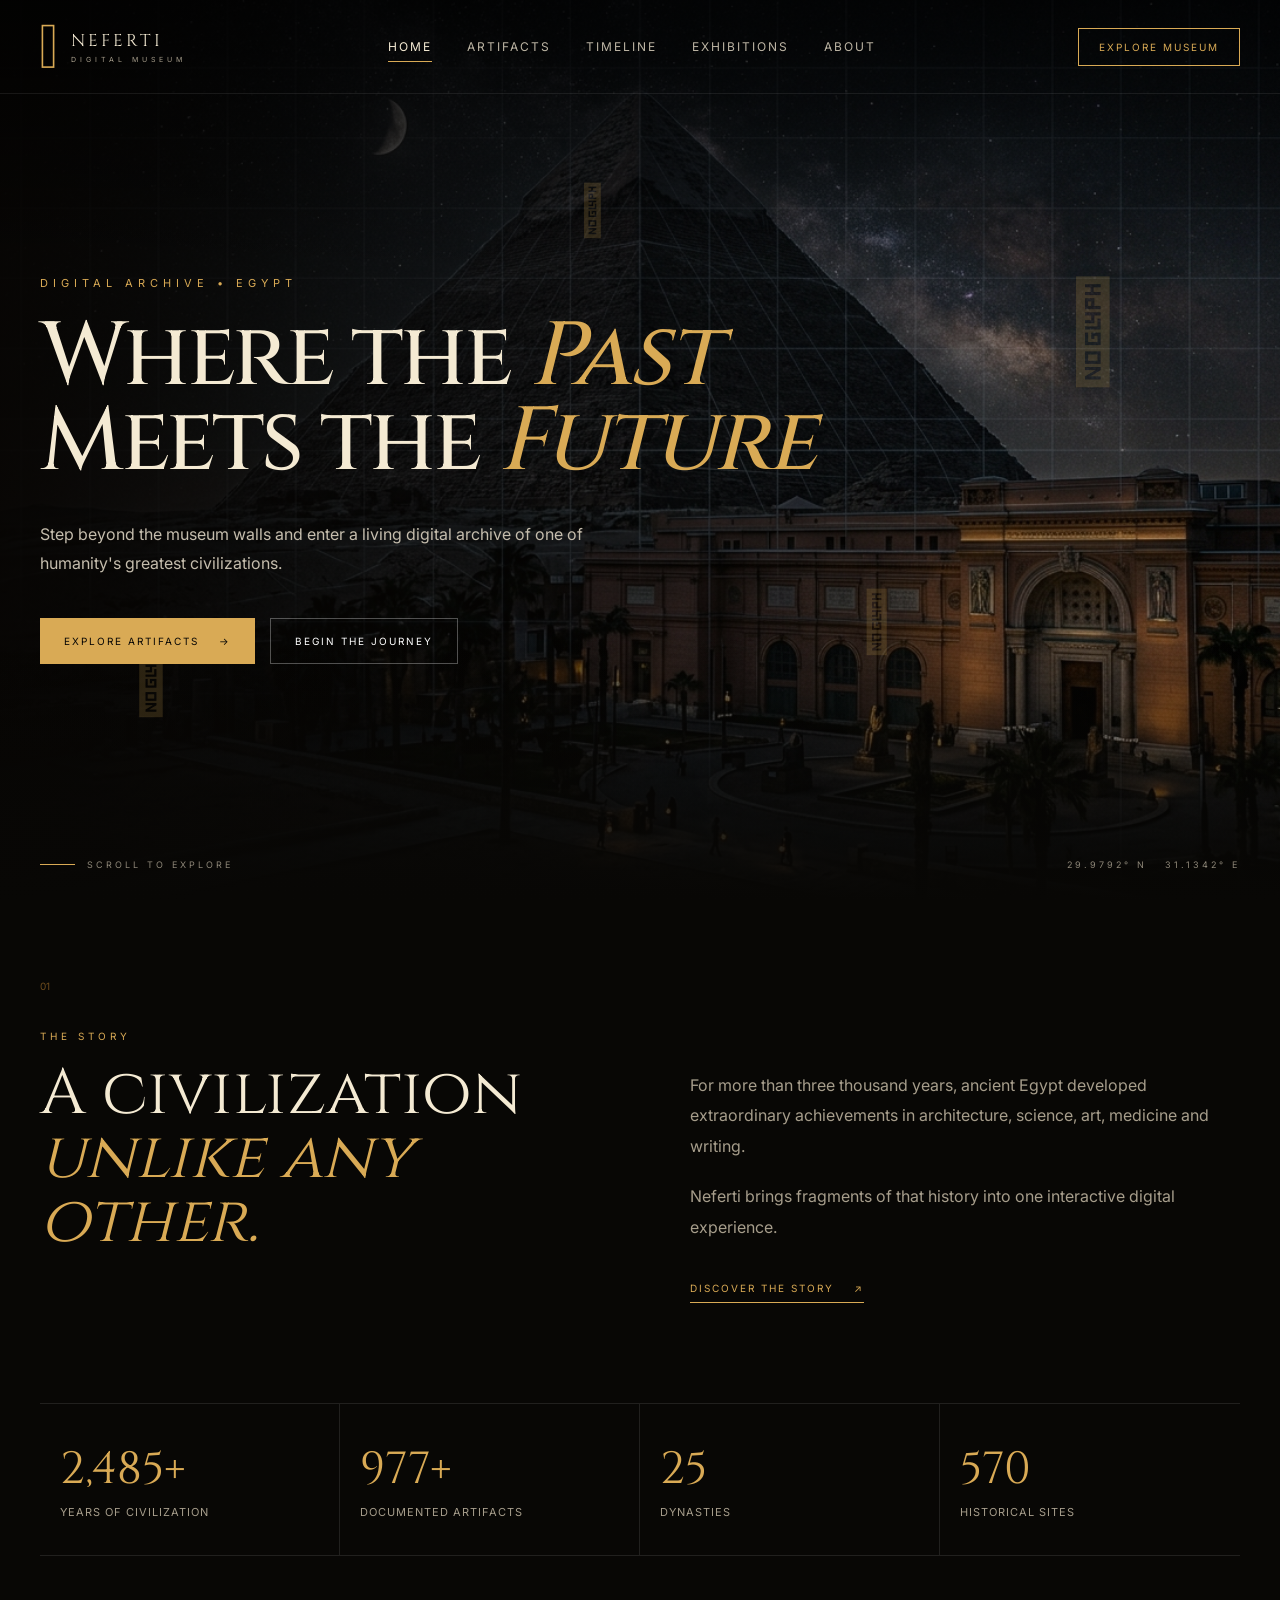
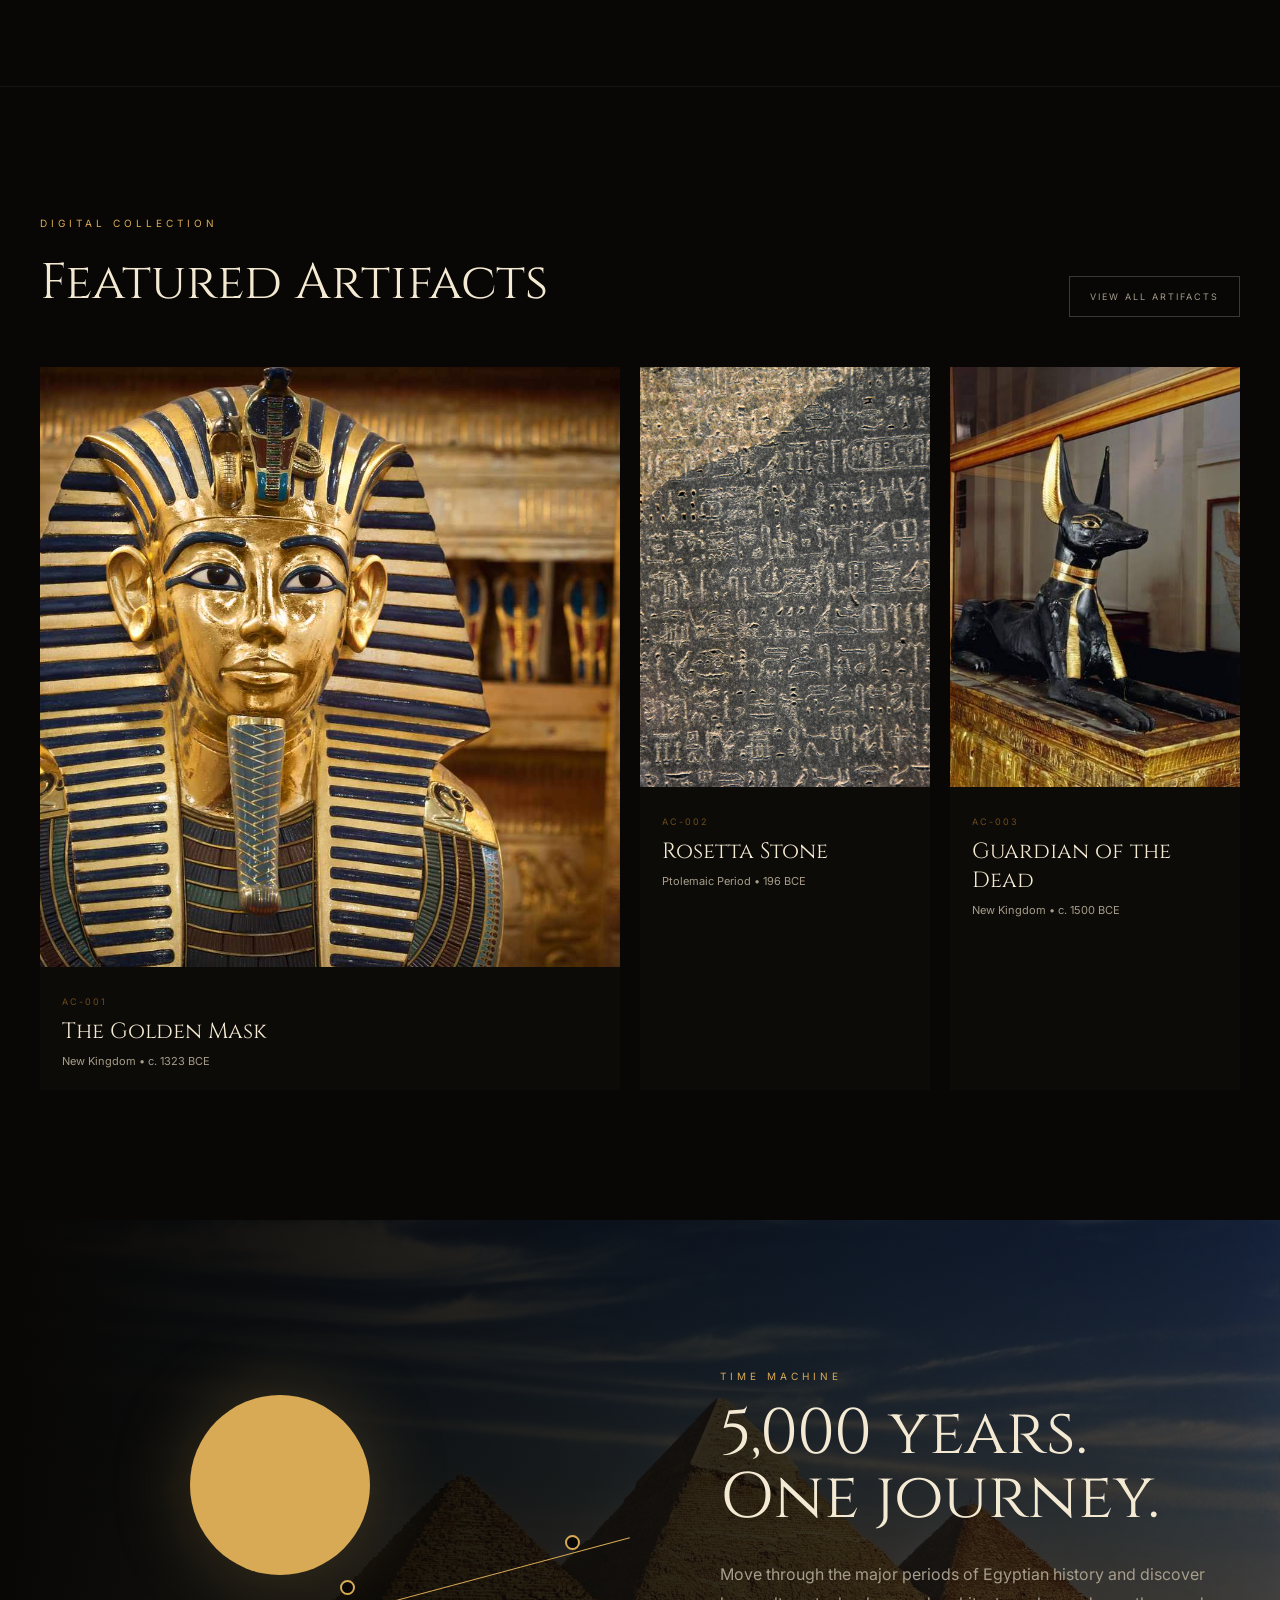
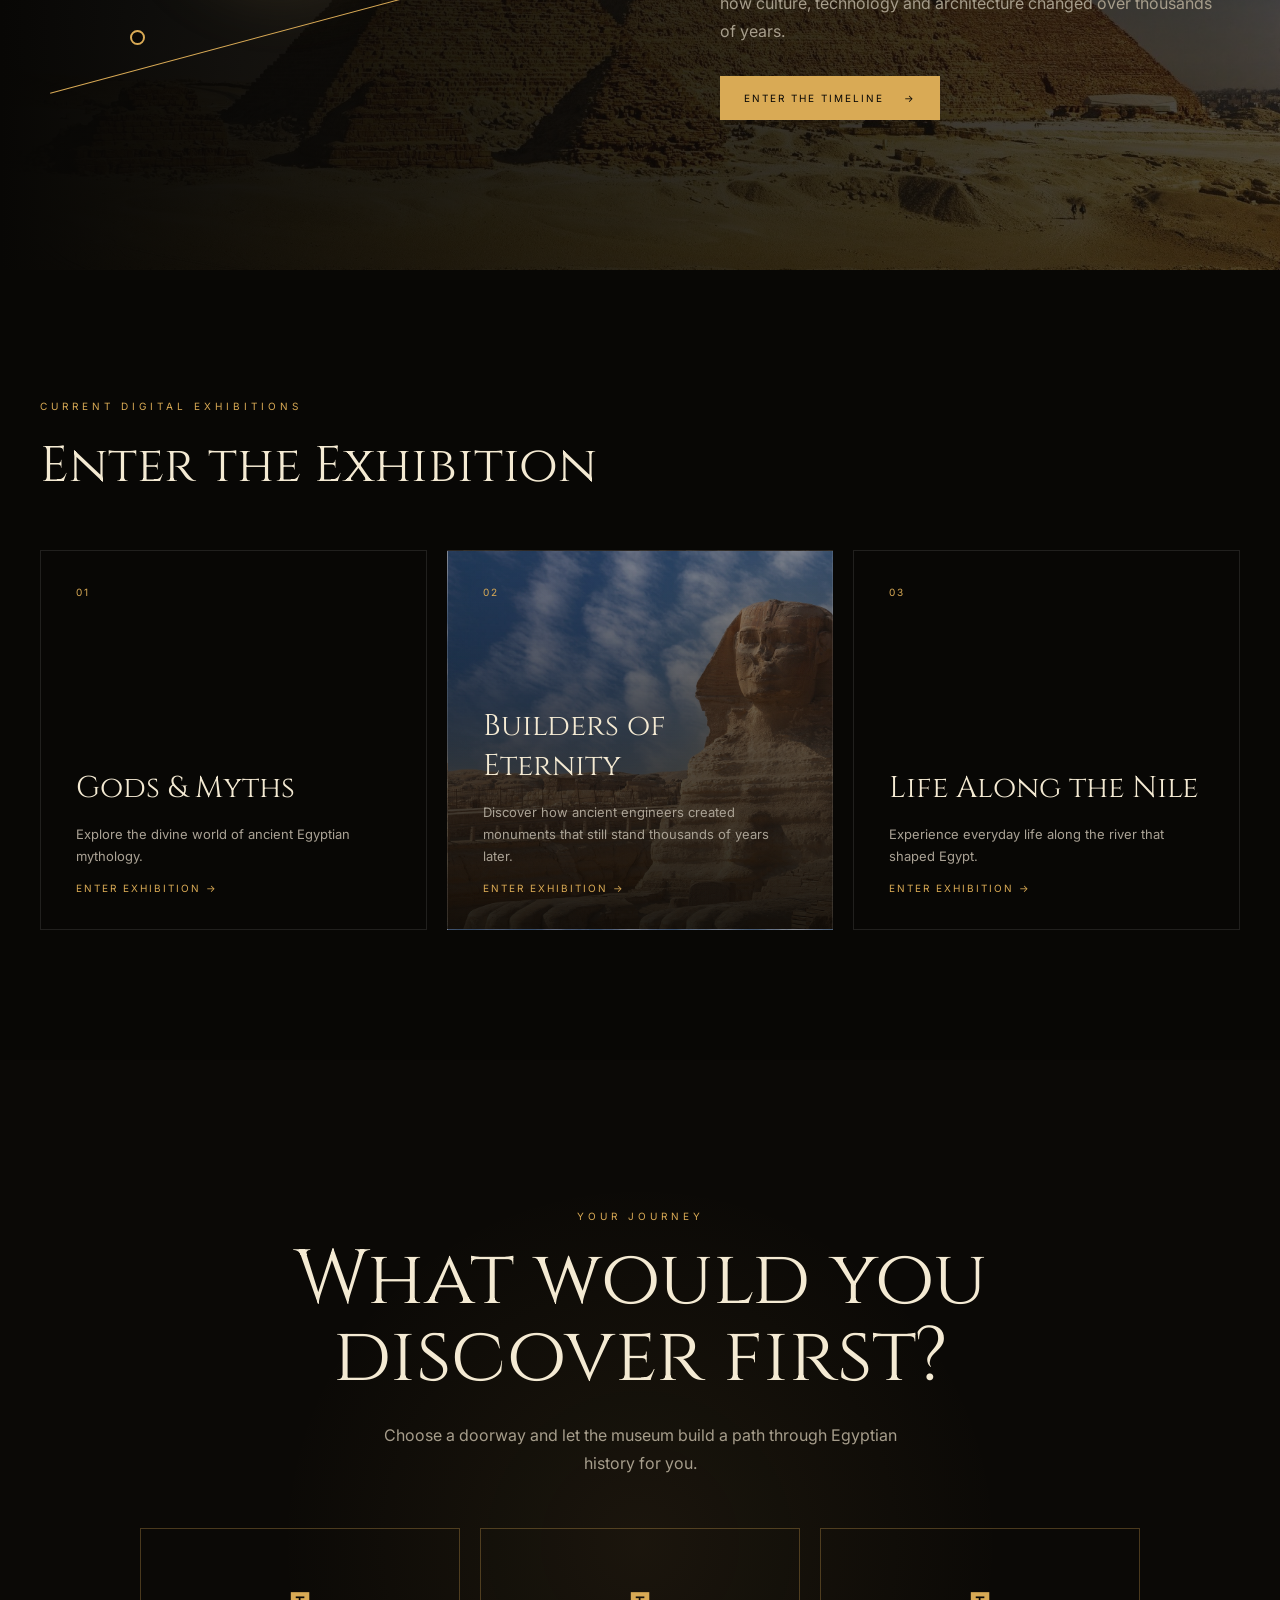
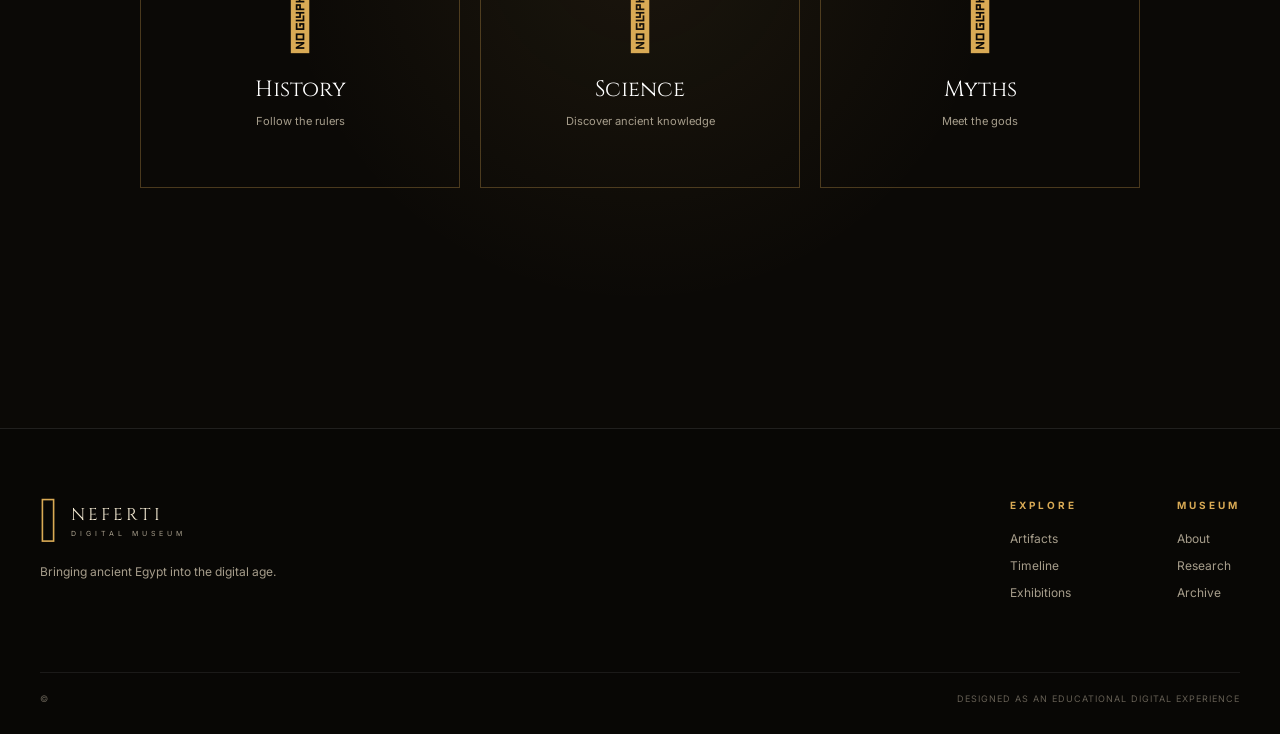
<file: index.html>
<!DOCTYPE html>
<html lang="en">

<head>
    <meta charset="UTF-8">

    <meta name="viewport"
          content="width=device-width, initial-scale=1.0">

    <meta name="description"
          content="Neferti — A digital journey through Ancient Egypt">

    <title>Neferti | Digital Museum of Egypt</title>

    <link rel="preconnect" href="https://fonts.googleapis.com">

    <link rel="preconnect"
          href="https://fonts.gstatic.com"
          crossorigin>

    <link href="https://fonts.googleapis.com/css2?family=Cinzel:wght@400;500;600;700;800&family=Inter:wght@300;400;500;600;700&display=swap"
          rel="stylesheet">

    <link rel="stylesheet" href="css/style.css">
    <link rel="stylesheet" href="css/responsive.css">
</head>

<body>

<div id="preloader">
    <div class="loader-symbol">𓂀</div>
    <div class="loader-line"></div>
    <p>Opening the museum...</p>
</div>


<header class="navbar">

    <div class="nav-container">

        <a href="index.html" class="logo">
            <span class="logo-eye">𓂀</span>

            <span>
                NEFERTI
                <small>DIGITAL MUSEUM</small>
            </span>
        </a>

        <button class="menu-toggle" id="menuToggle">
            <span></span>
            <span></span>
            <span></span>
        </button>

        <nav id="mainNavigation">

            <a href="index.html" class="active">
                Home
            </a>

            <a href="artifacts.html">
                Artifacts
            </a>

            <a href="timeline.html">
                Timeline
            </a>

            <a href="exhibitions.html">
                Exhibitions
            </a>

            <a href="about.html">
                About
            </a>

        </nav>

        <button class="explore-button"
                onclick="scrollToSection('featured')">

            Explore Museum

        </button>

    </div>

</header>


<main>


<section class="hero">

    <div class="hero-background"></div>

    <div class="floating-hieroglyph glyph-one">𓂀</div>
    <div class="floating-hieroglyph glyph-two">𓆣</div>
    <div class="floating-hieroglyph glyph-three">𓅓</div>
    <div class="floating-hieroglyph glyph-four">𓋹</div>

    <div class="hero-content">

        <div class="hero-label">
            DIGITAL ARCHIVE • EGYPT
        </div>

        <h1>
            Where the
            <span>Past</span>
            Meets the
            <span>Future</span>
        </h1>

        <p>
            Step beyond the museum walls and enter a living digital
            archive of one of humanity's greatest civilizations.
        </p>

        <div class="hero-buttons">

            <a href="artifacts.html"
               class="primary-button">

                Explore Artifacts
                <span>→</span>

            </a>

            <a href="#story"
               class="secondary-button">

                Begin the Journey

            </a>

        </div>

    </div>


    <div class="hero-bottom">

        <div class="scroll-indicator">
            <span></span>
            Scroll to explore
        </div>

        <div class="hero-coordinate">
            29.9792° N &nbsp; 31.1342° E
        </div>

    </div>

</section>



<section class="intro-section" id="story">

    <div class="section-number">
        01
    </div>

    <div class="intro-grid">

        <div class="intro-title">

            <span class="small-label">
                THE STORY
            </span>

            <h2>
                A civilization
                <em>unlike any other.</em>
            </h2>

        </div>


        <div class="intro-text">

            <p>
                For more than three thousand years, ancient Egypt
                developed extraordinary achievements in architecture,
                science, art, medicine and writing.
            </p>

            <p>
                Neferti brings fragments of that history into one
                interactive digital experience.
            </p>

            <a href="about.html" class="text-link">
                Discover the story
                <span>↗</span>
            </a>

        </div>

    </div>


    <div class="stats-grid">

        <div class="stat-card">

            <strong data-target="3000">
                0
            </strong>

            <span>
                Years of civilization
            </span>

        </div>


        <div class="stat-card">

            <strong data-target="1200">
                0
            </strong>

            <span>
                Documented artifacts
            </span>

        </div>


        <div class="stat-card">

            <strong data-target="31">
                0
            </strong>

            <span>
                Dynasties
            </span>

        </div>


        <div class="stat-card">

            <strong data-target="700">
                0
            </strong>

            <span>
                Historical sites
            </span>

        </div>

    </div>

</section>



<section class="featured-section" id="featured">

    <div class="section-heading">

        <div>
            <span class="small-label">
                DIGITAL COLLECTION
            </span>

            <h2>
                Featured Artifacts
            </h2>
        </div>

        <a href="artifacts.html"
           class="outline-button">

            View all artifacts

        </a>

    </div>


    <div class="artifact-grid">


        <article class="artifact-card large-card">

            <div class="artifact-image">

                <img
                    src="assets/images/tutankhamun.jpg"
                    alt="Golden mask inspired by Tutankhamun">

                <div class="artifact-overlay">

                    <span>
                        ROYAL COLLECTION
                    </span>

                    <button
                        onclick="openArtifact(
                        'The Golden Mask',
                        'New Kingdom',
                        'c. 1323 BCE',
                        'A symbol of royal identity and ancient Egyptian craftsmanship.'
                        )">

                        Explore artifact

                    </button>

                </div>

            </div>


            <div class="artifact-info">

                <span>
                    AC-001
                </span>

                <h3>
                    The Golden Mask
                </h3>

                <p>
                    New Kingdom • c. 1323 BCE
                </p>

            </div>

        </article>



        <article class="artifact-card">

            <div class="artifact-image">

                <img
                    src="assets/images/rosetta.jpg"
                    alt="Rosetta Stone">

                <div class="artifact-overlay">

                    <span>
                        WRITING
                    </span>

                    <button
                        onclick="openArtifact(
                        'Rosetta Stone',
                        'Ptolemaic Period',
                        '196 BCE',
                        'A famous multilingual inscription that helped unlock Egyptian hieroglyphs.'
                        )">

                        Explore artifact

                    </button>

                </div>

            </div>


            <div class="artifact-info">

                <span>
                    AC-002
                </span>

                <h3>
                    Rosetta Stone
                </h3>

                <p>
                    Ptolemaic Period • 196 BCE
                </p>

            </div>

        </article>



        <article class="artifact-card">

            <div class="artifact-image">

                <img
                    src="assets/images/anubis.jpg"
                    alt="Anubis statue">

                <div class="artifact-overlay">

                    <span>
                        RELIGION
                    </span>

                    <button
                        onclick="openArtifact(
                        'Guardian of the Dead',
                        'New Kingdom',
                        'c. 1500 BCE',
                        'An artistic representation of Anubis, associated with funerary rituals.'
                        )">

                        Explore artifact

                    </button>

                </div>

            </div>


            <div class="artifact-info">

                <span>
                    AC-003
                </span>

                <h3>
                    Guardian of the Dead
                </h3>

                <p>
                    New Kingdom • c. 1500 BCE
                </p>

            </div>

        </article>

    </div>

</section>



<section class="timeline-preview">

    <div class="timeline-visual">

        <div class="sun-disc"></div>

        <div class="timeline-line"></div>

        <div class="timeline-dot dot-one"></div>
        <div class="timeline-dot dot-two"></div>
        <div class="timeline-dot dot-three"></div>

    </div>


    <div class="timeline-content">

        <span class="small-label">
            TIME MACHINE
        </span>

        <h2>
            5,000 years.
            <br>
            One journey.
        </h2>

        <p>
            Move through the major periods of Egyptian history
            and discover how culture, technology and architecture
            changed over thousands of years.
        </p>

        <a href="timeline.html"
           class="primary-button">

            Enter the timeline
            <span>→</span>

        </a>

    </div>

</section>



<section class="exhibition-section">

    <div class="section-heading">

        <div>

            <span class="small-label">
                CURRENT DIGITAL EXHIBITIONS
            </span>

            <h2>
                Enter the Exhibition
            </h2>

        </div>

    </div>


    <div class="exhibition-grid">


        <article class="exhibition-card">

            <div class="exhibition-number">
                01
            </div>

            <h3>
                Gods & Myths
            </h3>

            <p>
                Explore the divine world of ancient Egyptian mythology.
            </p>

            <a href="exhibitions.html">
                Enter exhibition →
            </a>

        </article>


        <article class="exhibition-card featured-exhibition">

            <div class="exhibition-number">
                02
            </div>

            <h3>
                Builders of Eternity
            </h3>

            <p>
                Discover how ancient engineers created monuments
                that still stand thousands of years later.
            </p>

            <a href="exhibitions.html">
                Enter exhibition →
            </a>

        </article>


        <article class="exhibition-card">

            <div class="exhibition-number">
                03
            </div>

            <h3>
                Life Along the Nile
            </h3>

            <p>
                Experience everyday life along the river that shaped Egypt.
            </p>

            <a href="exhibitions.html">
                Enter exhibition →
            </a>

        </article>

    </div>

</section>



<section class="discover-section">

    <div class="discover-inner">

        <span class="small-label">
            YOUR JOURNEY
        </span>

        <h2>
            What would you
            discover first?
        </h2>

        <p>
            Choose a doorway and let the museum build a path
            through Egyptian history for you.
        </p>


        <div class="doorway-container">

            <button
                class="doorway"
                onclick="choosePath('history')">

                <span>𓏏</span>

                <strong>
                    History
                </strong>

                <small>
                    Follow the rulers
                </small>

            </button>


            <button
                class="doorway"
                onclick="choosePath('science')">

                <span>𓋹</span>

                <strong>
                    Science
                </strong>

                <small>
                    Discover ancient knowledge
                </small>

            </button>


            <button
                class="doorway"
                onclick="choosePath('myths')">

                <span>𓂀</span>

                <strong>
                    Myths
                </strong>

                <small>
                    Meet the gods
                </small>

            </button>

        </div>


        <div id="journeyResult"
             class="journey-result">

        </div>

    </div>

</section>

</main>



<footer>

    <div class="footer-top">

        <div class="footer-brand">

            <div class="logo">
                <span class="logo-eye">𓂀</span>

                <span>
                    NEFERTI
                    <small>DIGITAL MUSEUM</small>
                </span>
            </div>

            <p>
                Bringing ancient Egypt into the digital age.
            </p>

        </div>


        <div class="footer-links">

            <div>

                <h4>
                    Explore
                </h4>

                <a href="artifacts.html">
                    Artifacts
                </a>

                <a href="timeline.html">
                    Timeline
                </a>

                <a href="exhibitions.html">
                    Exhibitions
                </a>

            </div>


            <div>

                <h4>
                    Museum
                </h4>

                <a href="about.html">
                    About
                </a>

                <a href="#">
                    Research
                </a>

                <a href="#">
                    Archive
                </a>

            </div>

        </div>

    </div>


    <div class="footer-bottom">

        <span>
            ©
        </span>

        <span>
            Designed as an educational digital experience
        </span>

    </div>

</footer>



<div id="artifactModal"
     class="modal">

    <div class="modal-background"
         onclick="closeArtifact()">
    </div>

    <div class="modal-content">

        <button
            class="modal-close"
            onclick="closeArtifact()">

            ×

        </button>

        <span id="modalCategory">
            ARTIFACT
        </span>

        <h2 id="modalTitle">
            Artifact
        </h2>

        <p id="modalDate">
            Date
        </p>

        <div class="modal-line"></div>

        <p id="modalDescription">
            Description
        </p>

        <button
            class="primary-button"
            onclick="closeArtifact()">

            Return to gallery

        </button>

    </div>

</div>



<script src="js/main.js"></script>

</body>

</html>
</file>
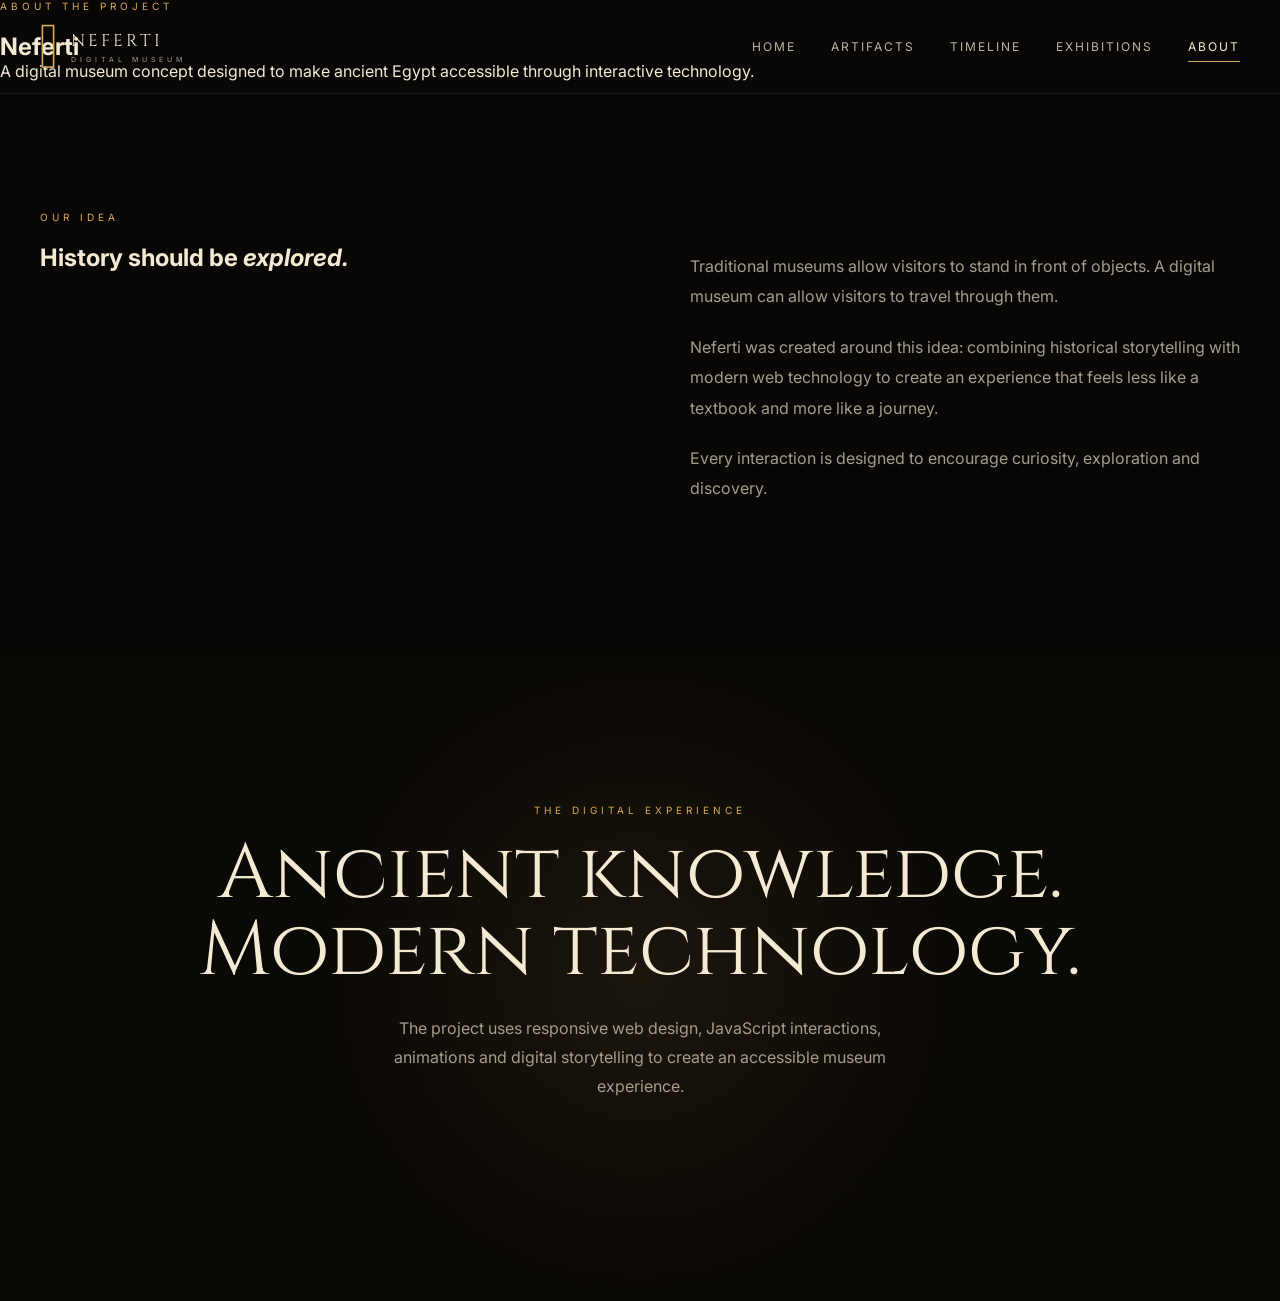
<file: about.html>
<!DOCTYPE html>
<html lang="en">

<head>

<meta charset="UTF-8">

<meta name="viewport"
content="width=device-width, initial-scale=1.0">

<title>About | Neferti</title>

<link href="https://fonts.googleapis.com/css2?family=Cinzel:wght@400;500;600&family=Inter:wght@300;400;500&display=swap"
rel="stylesheet">

<link rel="stylesheet"
href="css/style.css">

<link rel="stylesheet"
href="css/responsive.css">

</head>


<body>


<header class="navbar">

<div class="nav-container">

<a href="index.html"
class="logo">

<span class="logo-eye">𓂀</span>

<span>
NEFERTI
<small>DIGITAL MUSEUM</small>
</span>

</a>


<nav>

<a href="index.html">
Home
</a>

<a href="artifacts.html">
Artifacts
</a>

<a href="timeline.html">
Timeline
</a>

<a href="exhibitions.html">
Exhibitions
</a>

<a href="about.html"
class="active">
About
</a>

</nav>

</div>

</header>



<main>


<section class="page-hero">

<div>

<span class="small-label">
ABOUT THE PROJECT
</span>

<h1>
Neferti
</h1>

<p>
A digital museum concept designed to make ancient
Egypt accessible through interactive technology.
</p>

</div>

</section>



<section class="intro-section">

<div class="intro-grid">

<div>

<span class="small-label">
OUR IDEA
</span>

<h2>
History should
be <em>explored.</em>
</h2>

</div>


<div class="intro-text">

<p>
Traditional museums allow visitors to stand in front
of objects. A digital museum can allow visitors to
travel through them.
</p>

<p>
Neferti was created around this idea: combining
historical storytelling with modern web technology
to create an experience that feels less like a textbook
and more like a journey.
</p>

<p>
Every interaction is designed to encourage curiosity,
exploration and discovery.
</p>

</div>

</div>

</section>



<section class="discover-section">

<div class="discover-inner">

<span class="small-label">
THE DIGITAL EXPERIENCE
</span>

<h2>
Ancient knowledge.
Modern technology.
</h2>

<p>
The project uses responsive web design, JavaScript
interactions, animations and digital storytelling
to create an accessible museum experience.
</p>

</div>

</section>


</main>

</body>

</html>
</file>
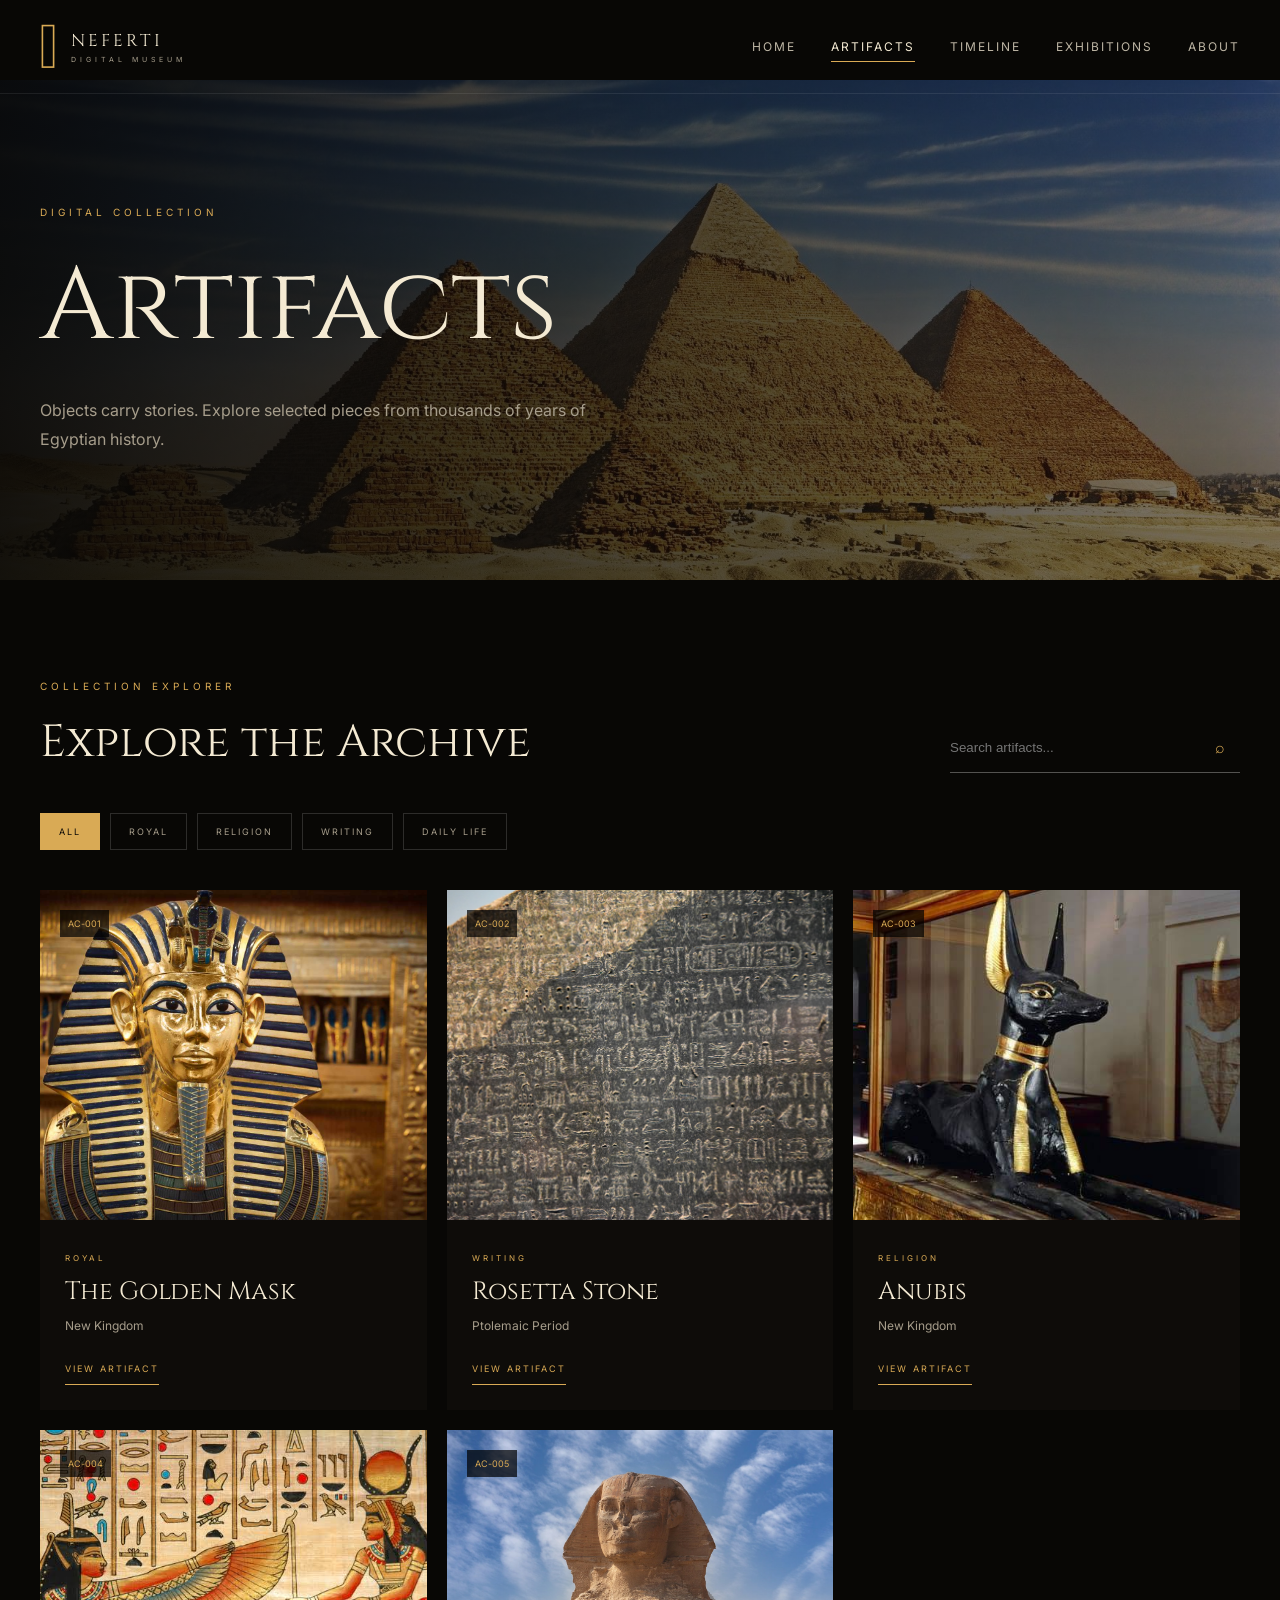
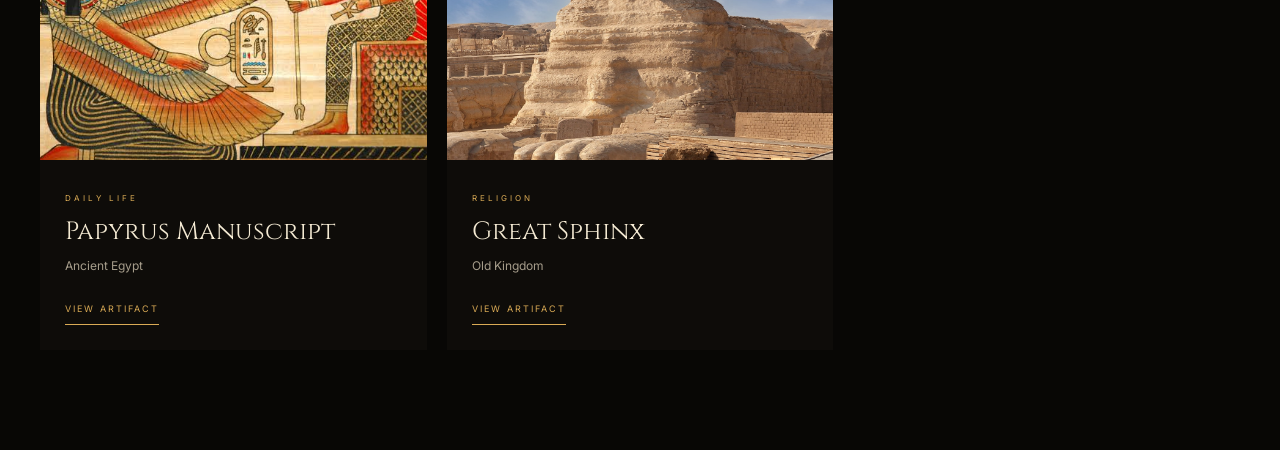
<file: artifacts.html>
<!DOCTYPE html>
<html lang="en">

<head>

<meta charset="UTF-8">

<meta name="viewport"
      content="width=device-width, initial-scale=1.0">

<title>Artifacts | Neferti</title>

<link rel="preconnect"
      href="https://fonts.googleapis.com">

<link rel="preconnect"
      href="https://fonts.gstatic.com"
      crossorigin>

<link href="https://fonts.googleapis.com/css2?family=Cinzel:wght@400;500;600;700&family=Inter:wght@300;400;500;600&display=swap"
      rel="stylesheet">

<link rel="stylesheet"
      href="css/style.css">

<link rel="stylesheet"
      href="css/artifacts.css">

<link rel="stylesheet"
      href="css/responsive.css">

</head>


<body>


<header class="navbar">

<div class="nav-container">

<a href="index.html" class="logo">

<span class="logo-eye">𓂀</span>

<span>
NEFERTI
<small>DIGITAL MUSEUM</small>
</span>

</a>


<button class="menu-toggle"
        id="menuToggle">

<span></span>
<span></span>
<span></span>

</button>


<nav id="mainNavigation">

<a href="index.html">
Home
</a>

<a href="artifacts.html"
   class="active">

Artifacts
</a>

<a href="timeline.html">
Timeline
</a>

<a href="exhibitions.html">
Exhibitions
</a>

<a href="about.html">
About
</a>

</nav>

</div>

</header>



<main class="artifact-page">


<section class="page-hero">

<div>

<span class="small-label">
DIGITAL COLLECTION
</span>

<h1>
Artifacts
</h1>

<p>
Objects carry stories. Explore selected pieces from
thousands of years of Egyptian history.
</p>

</div>

</section>



<section class="artifact-explorer">


<div class="explorer-header">

<div>

<span class="small-label">
COLLECTION EXPLORER
</span>

<h2>
Explore the Archive
</h2>

</div>


<div class="search-box">

<input
type="text"
id="artifactSearch"
placeholder="Search artifacts...">

<span>
⌕
</span>

</div>

</div>



<div class="filter-buttons">

<button class="filter active"
        data-filter="all">

All

</button>

<button class="filter"
        data-filter="royal">

Royal

</button>

<button class="filter"
        data-filter="religion">

Religion

</button>

<button class="filter"
        data-filter="writing">

Writing

</button>

<button class="filter"
        data-filter="daily">

Daily Life

</button>

</div>



<div class="archive-grid"
     id="artifactGrid">


<article class="archive-card"
         data-category="royal"
         data-name="golden mask">

<div class="archive-image">

<img
src="assets/images/tutankhamun.jpg"
alt="Golden mask">

<span>
AC-001
</span>

</div>

<div class="archive-details">

<small>
ROYAL
</small>

<h3>
The Golden Mask
</h3>

<p>
New Kingdom
</p>

<button onclick="showArchiveArtifact(
'The Golden Mask',
'Royal',
'New Kingdom',
'An iconic example of ancient Egyptian royal craftsmanship.'
)">

View artifact

</button>

</div>

</article>



<article class="archive-card"
         data-category="writing"
         data-name="rosetta stone">

<div class="archive-image">

<img
src="assets/images/rosetta.jpg"
alt="Rosetta Stone">

<span>
AC-002
</span>

</div>

<div class="archive-details">

<small>
WRITING
</small>

<h3>
Rosetta Stone
</h3>

<p>
Ptolemaic Period
</p>

<button onclick="showArchiveArtifact(
'Rosetta Stone',
'Writing',
'196 BCE',
'A multilingual inscription that became important in understanding Egyptian hieroglyphs.'
)">

View artifact

</button>

</div>

</article>



<article class="archive-card"
         data-category="religion"
         data-name="anubis">

<div class="archive-image">

<img
src="assets/images/anubis.jpg"
alt="Anubis">

<span>
AC-003
</span>

</div>

<div class="archive-details">

<small>
RELIGION
</small>

<h3>
Anubis
</h3>

<p>
New Kingdom
</p>

<button onclick="showArchiveArtifact(
'Anubis',
'Religion',
'New Kingdom',
'Anubis was associated with funerary practices and protection of the dead.'
)">

View artifact

</button>

</div>

</article>



<article class="archive-card"
         data-category="daily"
         data-name="papyrus">

<div class="archive-image">

<img
src="assets/images/papyrus.jpg"
alt="Ancient Egyptian papyrus">

<span>
AC-004
</span>

</div>

<div class="archive-details">

<small>
DAILY LIFE
</small>

<h3>
Papyrus Manuscript
</h3>

<p>
Ancient Egypt
</p>

<button onclick="showArchiveArtifact(
'Papyrus Manuscript',
'Daily Life',
'Ancient Egypt',
'Papyrus was widely used for writing and record keeping in ancient Egypt.'
)">

View artifact

</button>

</div>

</article>



<article class="archive-card"
         data-category="religion"
         data-name="sphinx">

<div class="archive-image">

<img
src="assets/images/sphinx.jpg"
alt="Sphinx">

<span>
AC-005
</span>

</div>

<div class="archive-details">

<small>
RELIGION
</small>

<h3>
Great Sphinx
</h3>

<p>
Old Kingdom
</p>

<button onclick="showArchiveArtifact(
'Great Sphinx',
'Monument',
'Old Kingdom',
'The Great Sphinx combines the body of a lion with a human head.'
)">

View artifact

</button>

</div>

</article>


</div>

</section>

</main>



<div class="modal"
     id="archiveModal">

<div class="modal-background"
     onclick="closeArchiveArtifact()">
</div>

<div class="modal-content">

<button class="modal-close"
        onclick="closeArchiveArtifact()">

×

</button>

<span id="archiveCategory">
ARTIFACT
</span>

<h2 id="archiveTitle">
Artifact
</h2>

<p id="archiveDate">
Date
</p>

<div class="modal-line"></div>

<p id="archiveDescription">
Description
</p>

</div>

</div>



<script src="js/artifacts.js"></script>

</body>

</html>
</file>
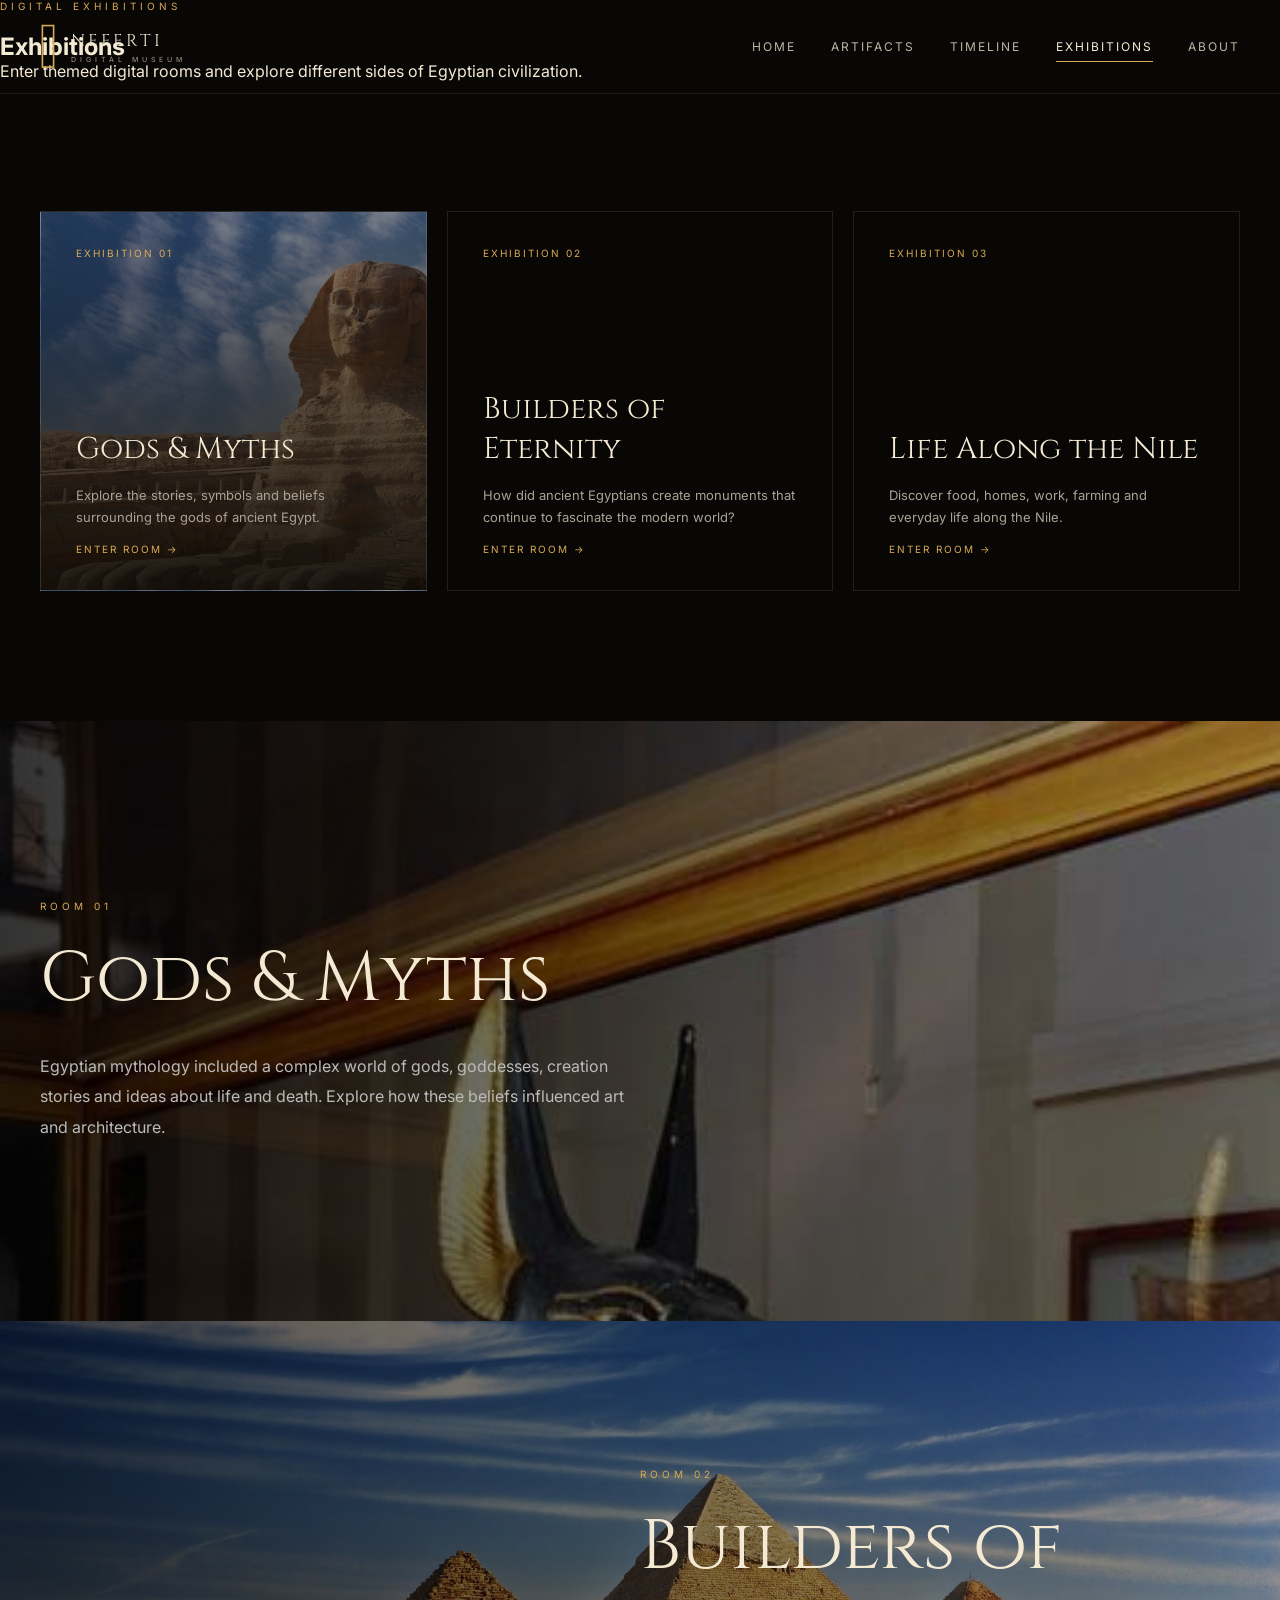
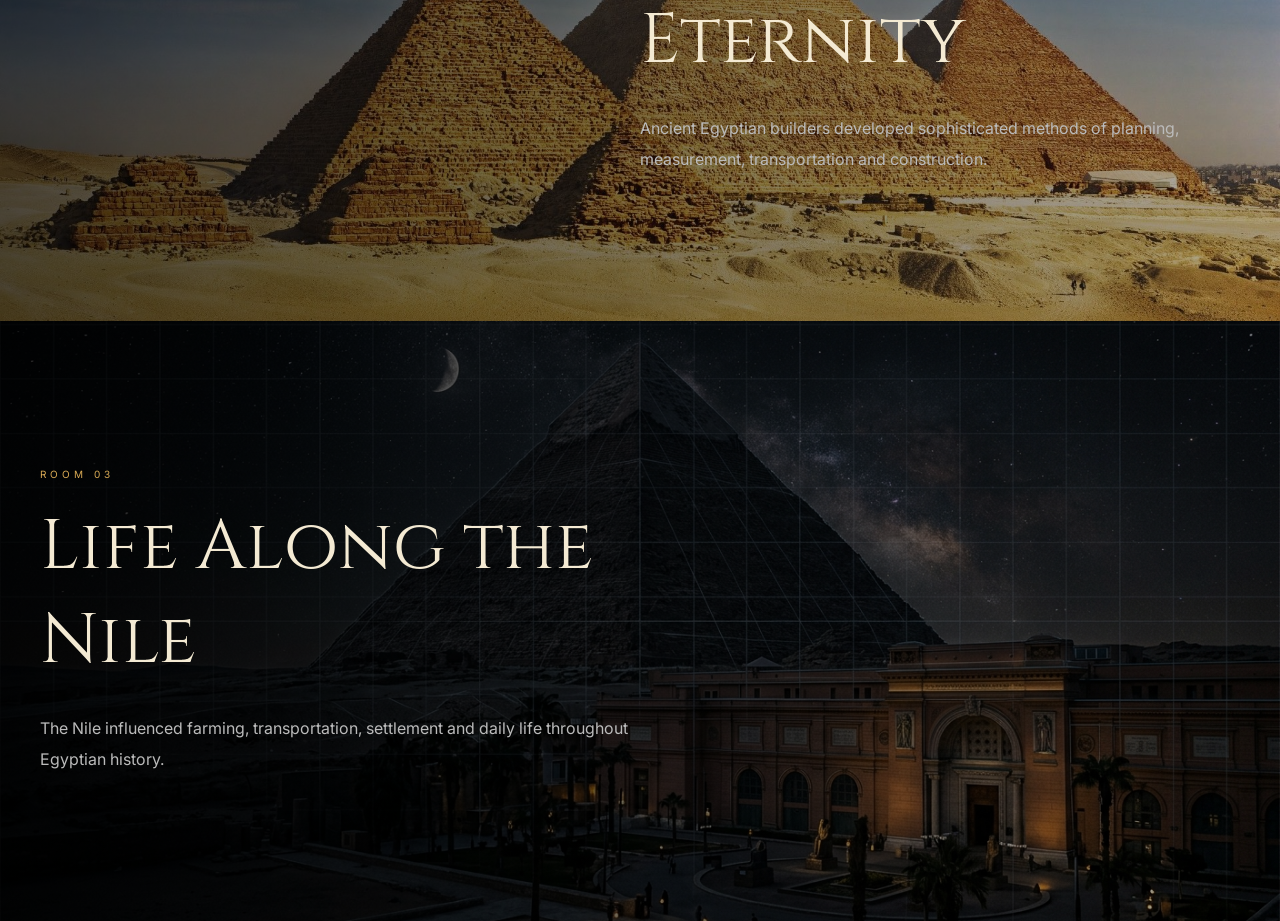
<file: exhibitions.html>
<!DOCTYPE html>
<html lang="en">

<head>

<meta charset="UTF-8">

<meta name="viewport"
content="width=device-width, initial-scale=1.0">

<title>Exhibitions | Neferti</title>

<link href="https://fonts.googleapis.com/css2?family=Cinzel:wght@400;500;600&family=Inter:wght@300;400;500&display=swap"
rel="stylesheet">

<link rel="stylesheet"
href="css/style.css">

<link rel="stylesheet"
href="css/responsive.css">

</head>


<body>


<header class="navbar">

<div class="nav-container">

<a href="index.html"
class="logo">

<span class="logo-eye">𓂀</span>

<span>
NEFERTI
<small>DIGITAL MUSEUM</small>
</span>

</a>


<nav>

<a href="index.html">
Home
</a>

<a href="artifacts.html">
Artifacts
</a>

<a href="timeline.html">
Timeline
</a>

<a href="exhibitions.html"
class="active">
Exhibitions
</a>

<a href="about.html">
About
</a>

</nav>

</div>

</header>



<main>


<section class="page-hero">

<div>

<span class="small-label">
DIGITAL EXHIBITIONS
</span>

<h1>
Exhibitions
</h1>

<p>
Enter themed digital rooms and explore different
sides of Egyptian civilization.
</p>

</div>

</section>



<section class="intro-section">

<div class="exhibition-grid">


<article class="exhibition-card featured-exhibition">

<div class="exhibition-number">
EXHIBITION 01
</div>

<h3>
Gods & Myths
</h3>

<p>
Explore the stories, symbols and beliefs surrounding
the gods of ancient Egypt.
</p>

<a href="#gods">
Enter room →
</a>

</article>



<article class="exhibition-card">

<div class="exhibition-number">
EXHIBITION 02
</div>

<h3>
Builders of Eternity
</h3>

<p>
How did ancient Egyptians create monuments that
continue to fascinate the modern world?
</p>

<a href="#builders">
Enter room →
</a>

</article>



<article class="exhibition-card">

<div class="exhibition-number">
EXHIBITION 03
</div>

<h3>
Life Along the Nile
</h3>

<p>
Discover food, homes, work, farming and everyday
life along the Nile.
</p>

<a href="#nile">
Enter room →
</a>

</article>

</div>

</section>



<section id="gods"
style="min-height:600px;
padding:120px 40px;
background:
linear-gradient(
90deg,
rgba(0,0,0,.8),
rgba(0,0,0,.2)
),
url('assets/images/anubis.jpg');
background-size:cover;
display:flex;
align-items:center;">

<div style="max-width:600px;">

<span class="small-label">
ROOM 01
</span>

<h2 style="
font-family:Cinzel,serif;
font-size:70px;
font-weight:400;">
Gods & Myths
</h2>

<p style="
color:#bbb;
line-height:1.9;
margin-top:25px;">

Egyptian mythology included a complex world of gods,
goddesses, creation stories and ideas about life and death.
Explore how these beliefs influenced art and architecture.

</p>

</div>

</section>



<section id="builders"
style="min-height:600px;
padding:120px 40px;
background:
linear-gradient(
90deg,
rgba(0,0,0,.7),
rgba(0,0,0,.3)
),
url('assets/images/pyramid.jpg');
background-size:cover;
background-position:center;
display:flex;
align-items:center;
justify-content:flex-end;">

<div style="max-width:600px;">

<span class="small-label">
ROOM 02
</span>

<h2 style="
font-family:Cinzel,serif;
font-size:70px;
font-weight:400;">
Builders of Eternity
</h2>

<p style="
color:#bbb;
line-height:1.9;
margin-top:25px;">

Ancient Egyptian builders developed sophisticated
methods of planning, measurement, transportation
and construction.

</p>

</div>

</section>



<section id="nile"
style="min-height:600px;
padding:120px 40px;
background:
linear-gradient(
90deg,
rgba(0,0,0,.8),
rgba(0,0,0,.3)
),
url('assets/images/hero.jfif');
background-size:cover;
background-position:center;
display:flex;
align-items:center;">

<div style="max-width:600px;">

<span class="small-label">
ROOM 03
</span>

<h2 style="
font-family:Cinzel,serif;
font-size:70px;
font-weight:400;">
Life Along the Nile
</h2>

<p style="
color:#bbb;
line-height:1.9;
margin-top:25px;">

The Nile influenced farming, transportation,
settlement and daily life throughout Egyptian history.

</p>

</div>

</section>


</main>

</body>

</html>
</file>
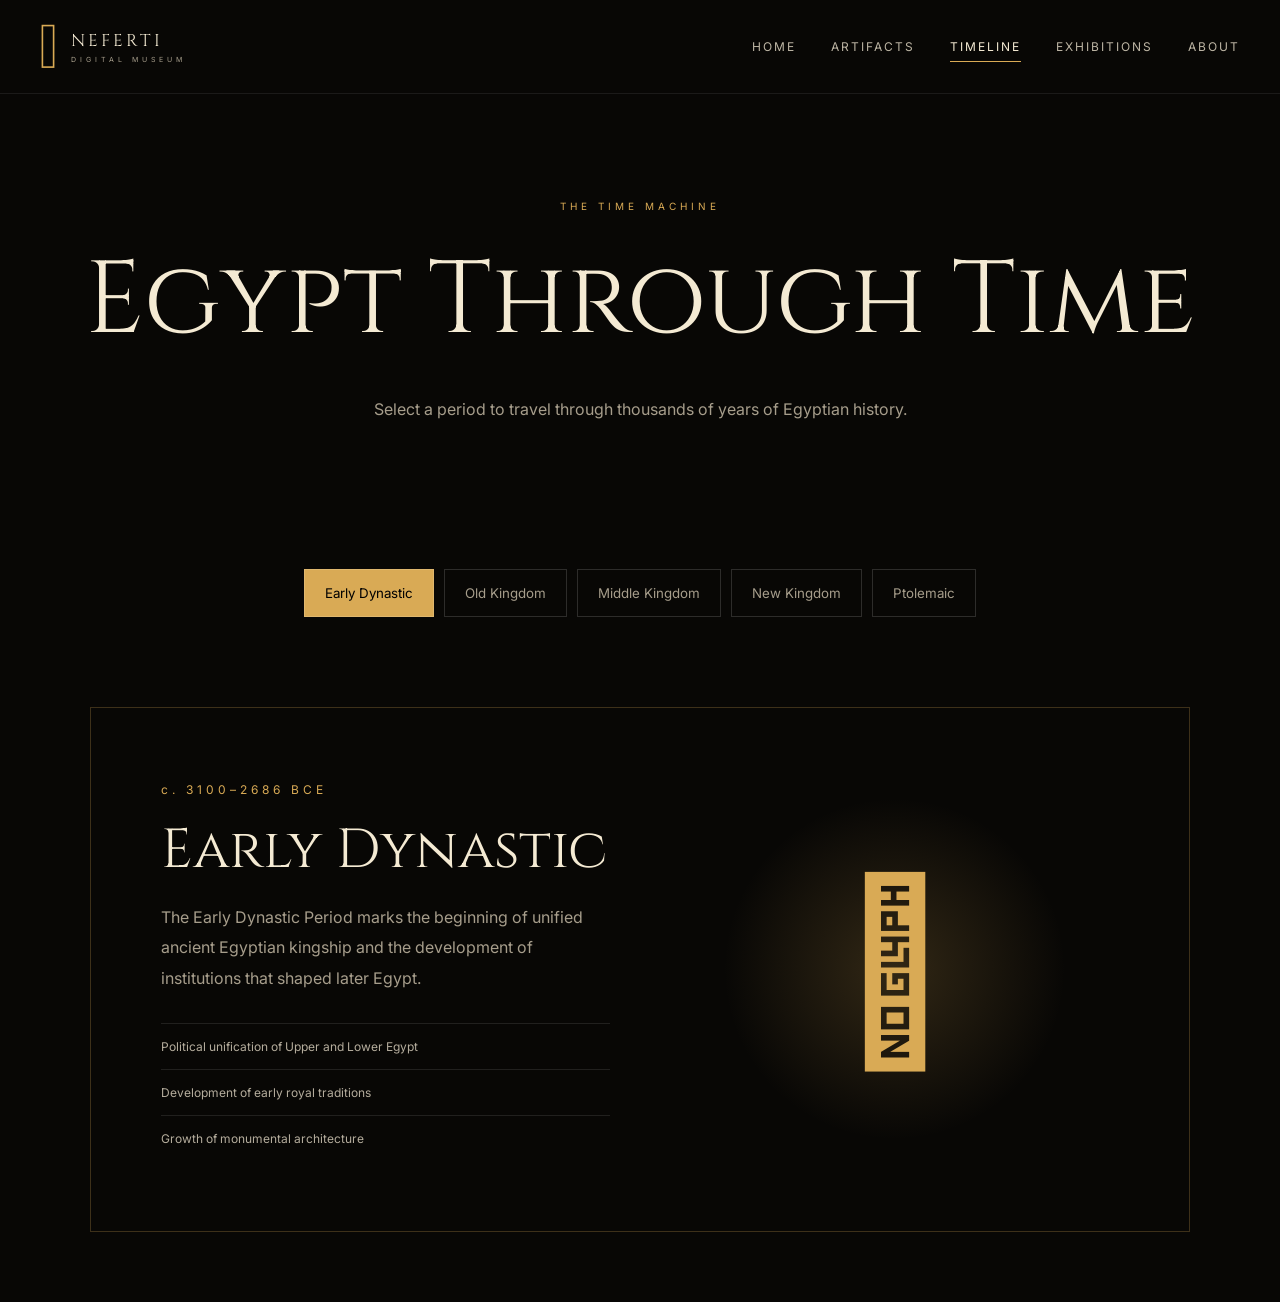
<file: timeline.html>
<!DOCTYPE html>
<html lang="en">

<head>

<meta charset="UTF-8">

<meta name="viewport"
content="width=device-width, initial-scale=1.0">

<title>Timeline | Neferti</title>

<link href="https://fonts.googleapis.com/css2?family=Cinzel:wght@400;500;600&family=Inter:wght@300;400;500&display=swap"
rel="stylesheet">

<link rel="stylesheet"
href="css/style.css">

<link rel="stylesheet"
href="css/responsive.css">

<style>

.timeline-page {

    padding-top: 100px;

}

.timeline-header {

    text-align: center;

    padding: 100px 20px;

}

.timeline-header h1 {

    font-family: Cinzel, serif;

    font-size: clamp(55px,8vw,110px);

    font-weight: 400;

}

.timeline-header p {

    max-width: 600px;

    margin: 25px auto;

    color: var(--muted);

    line-height: 1.8;

}

.period-navigation {

    display: flex;

    justify-content: center;

    gap: 10px;

    flex-wrap: wrap;

    padding: 20px;

}

.period-button {

    padding: 15px 20px;

    border: 1px solid rgba(255,255,255,.15);

    background: transparent;

    color: var(--muted);

    cursor: pointer;

    transition: .3s;

}

.period-button:hover,
.period-button.active {

    background: var(--gold);

    color: black;

}

.period-display {

    max-width: 1100px;

    margin: 70px auto;

    min-height: 500px;

    padding: 70px;

    border: 1px solid rgba(217,170,85,.25);

    display: grid;

    grid-template-columns: 1fr 1fr;

    align-items: center;

    gap: 60px;

}

.period-date {

    color: var(--gold);

    font-size: 12px;

    letter-spacing: 4px;

}

.period-display h2 {

    font-family: Cinzel, serif;

    font-size: 55px;

    font-weight: 400;

    margin: 15px 0;

}

.period-display p {

    color: var(--muted);

    line-height: 1.9;

}

.period-facts {

    margin-top: 30px;

}

.period-facts div {

    border-top: 1px solid rgba(255,255,255,.1);

    padding: 15px 0;

    color: #b5ad9d;

    font-size: 12px;

}

.period-visual {

    min-height: 350px;

    display: flex;

    justify-content: center;

    align-items: center;

    position: relative;

    background:

        radial-gradient(
            circle,
            rgba(217,170,85,.2),
            transparent 60%
        );

}

.period-symbol {

    font-size: 180px;

    color: var(--gold);

    animation: float 5s ease-in-out infinite;

}

@media(max-width:700px) {

    .period-display {

        grid-template-columns: 1fr;

        padding: 35px;

    }

}

</style>

</head>


<body>


<header class="navbar">

<div class="nav-container">

<a href="index.html"
class="logo">

<span class="logo-eye">𓂀</span>

<span>
NEFERTI
<small>DIGITAL MUSEUM</small>
</span>

</a>


<nav id="mainNavigation">

<a href="index.html">
Home
</a>

<a href="artifacts.html">
Artifacts
</a>

<a href="timeline.html"
class="active">
Timeline
</a>

<a href="exhibitions.html">
Exhibitions
</a>

<a href="about.html">
About
</a>

</nav>

</div>

</header>



<main class="timeline-page">


<section class="timeline-header">

<span class="small-label">
THE TIME MACHINE
</span>

<h1>
Egypt Through Time
</h1>

<p>
Select a period to travel through thousands of years
of Egyptian history.
</p>

</section>



<div class="period-navigation">

<button class="period-button active"
data-period="early">

Early Dynastic

</button>

<button class="period-button"
data-period="old">

Old Kingdom

</button>

<button class="period-button"
data-period="middle">

Middle Kingdom

</button>

<button class="period-button"
data-period="new">

New Kingdom

</button>

<button class="period-button"
data-period="ptolemaic">

Ptolemaic

</button>

</div>



<section class="period-display">

<div>

<span class="period-date"
id="periodDate">

c. 3100–2686 BCE

</span>

<h2 id="periodTitle">
Early Dynastic
</h2>

<p id="periodDescription">

The Early Dynastic Period marks the beginning
of unified ancient Egyptian kingship and the
development of institutions that shaped later Egypt.

</p>


<div class="period-facts"
id="periodFacts">

<div>
Political unification of Upper and Lower Egypt
</div>

<div>
Development of early royal traditions
</div>

<div>
Growth of monumental architecture
</div>

</div>

</div>


<div class="period-visual">

<div class="period-symbol"
id="periodSymbol">

𓆣

</div>

</div>

</section>


</main>


<script src="js/timeline.js"></script>

</body>

</html>
</file>
<file: css/style.css>
:root {

    --black: #080705;
    --dark: #100d08;
    --dark-gold: #6e4c1d;
    --gold: #d9aa55;
    --bright-gold: #f2c66d;
    --sand: #e8d4a7;
    --cream: #f4ead3;
    --cyan: #55e6df;
    --muted: #a69d8b;

    --max-width: 1400px;

}


* {

    margin: 0;
    padding: 0;
    box-sizing: border-box;

}


html {

    scroll-behavior: smooth;

}


body {

    background: var(--black);
    color: var(--cream);

    font-family: "Inter", sans-serif;

    overflow-x: hidden;

}


a {

    color: inherit;
    text-decoration: none;

}


button {

    font-family: inherit;

}


img {

    width: 100%;
    display: block;

}


/* PRELOADER */

#preloader {

    position: fixed;

    inset: 0;

    background: #050403;

    z-index: 9999;

    display: flex;

    flex-direction: column;

    justify-content: center;

    align-items: center;

    gap: 20px;

    transition: opacity .8s ease,
                visibility .8s ease;

}


#preloader.hidden {

    opacity: 0;
    visibility: hidden;

}


.loader-symbol {

    font-size: 55px;

    color: var(--gold);

    animation: pulse 1.5s infinite;

}


.loader-line {

    width: 160px;

    height: 1px;

    background: var(--dark-gold);

    position: relative;

    overflow: hidden;

}


.loader-line::after {

    content: "";

    position: absolute;

    left: -100%;

    width: 100%;

    height: 100%;

    background: var(--gold);

    animation: loading 1.5s infinite;

}


#preloader p {

    color: var(--muted);

    font-size: 11px;

    letter-spacing: 3px;

    text-transform: uppercase;

}


/* NAVBAR */

.navbar {

    position: absolute;

    width: 100%;

    top: 0;

    left: 0;

    z-index: 1000;

    border-bottom: 1px solid rgba(255,255,255,.08);

}


.nav-container {

    max-width: var(--max-width);

    margin: auto;

    padding: 25px 40px;

    display: flex;

    align-items: center;

    justify-content: space-between;

}


.logo {

    display: flex;

    align-items: center;

    gap: 12px;

    font-family: "Cinzel", serif;

    font-size: 17px;

    letter-spacing: 3px;

}


.logo-eye {

    font-size: 32px;

    color: var(--gold);

}


.logo small {

    display: block;

    font-family: "Inter", sans-serif;

    font-size: 7px;

    letter-spacing: 4px;

    color: var(--muted);

    margin-top: 3px;

}


nav {

    display: flex;

    gap: 35px;

}


nav a {

    position: relative;

    color: #bdb5a4;

    font-size: 12px;

    text-transform: uppercase;

    letter-spacing: 2px;

    transition: .3s;

}


nav a:hover,
nav a.active {

    color: var(--cream);

}


nav a::after {

    content: "";

    position: absolute;

    left: 0;

    bottom: -8px;

    width: 0;

    height: 1px;

    background: var(--gold);

    transition: .3s;

}


nav a:hover::after,
nav a.active::after {

    width: 100%;

}


.explore-button {

    background: transparent;

    border: 1px solid var(--gold);

    color: var(--gold);

    padding: 12px 20px;

    cursor: pointer;

    text-transform: uppercase;

    font-size: 10px;

    letter-spacing: 2px;

    transition: .3s;

}


.explore-button:hover {

    background: var(--gold);

    color: var(--black);

}


.menu-toggle {

    display: none;

    background: none;

    border: none;

    cursor: pointer;

}


.menu-toggle span {

    display: block;

    width: 25px;

    height: 2px;

    background: white;

    margin: 5px;

}


/* HERO */

.hero {

    min-height: 100vh;

    position: relative;

    display: flex;

    align-items: center;

    overflow: hidden;

}


.hero-background {

    position: absolute;

    inset: 0;

    background:
        linear-gradient(
            90deg,
            rgba(7,5,3,.95),
            rgba(7,5,3,.5),
            rgba(7,5,3,.15)
        ),
        url("../assets/images/hero.jfif");

    background-size: cover;

    background-position: center;

    transform: scale(1.05);

    animation: heroZoom 15s ease-out forwards;

}


.hero-background::after {

    content: "";

    position: absolute;

    inset: 0;

    background:
        linear-gradient(
            180deg,
            rgba(0,0,0,.7),
            transparent 30%,
            transparent 70%,
            var(--black)
        );

}


.hero-content {

    position: relative;

    max-width: var(--max-width);

    width: 100%;

    margin: auto;

    padding: 120px 40px 80px;

}


.hero-label {

    color: var(--gold);

    font-size: 11px;

    letter-spacing: 5px;

    margin-bottom: 25px;

}


.hero h1 {

    max-width: 800px;

    font-family: "Cinzel", serif;

    font-size: clamp(55px, 7vw, 110px);

    line-height: .95;

    font-weight: 500;

    letter-spacing: -3px;

}


.hero h1 span {

    color: var(--gold);

    font-style: italic;

}


.hero-content > p {

    max-width: 570px;

    margin-top: 35px;

    color: #c5bdad;

    line-height: 1.8;

    font-size: 16px;

}


.hero-buttons {

    display: flex;

    gap: 15px;

    margin-top: 40px;

}


.primary-button,
.secondary-button {

    display: inline-flex;

    align-items: center;

    gap: 20px;

    padding: 16px 24px;

    text-transform: uppercase;

    letter-spacing: 2px;

    font-size: 10px;

    transition: .3s;

}


.primary-button {

    background: var(--gold);

    color: var(--black);

}


.primary-button:hover {

    background: var(--bright-gold);

    transform: translateY(-3px);

}


.secondary-button {

    border: 1px solid rgba(255,255,255,.3);

    color: white;

}


.secondary-button:hover {

    border-color: var(--gold);

    color: var(--gold);

}


.floating-hieroglyph {

    position: absolute;

    color: rgba(217,170,85,.18);

    font-size: 100px;

    pointer-events: none;

}


.glyph-one {

    top: 30%;

    right: 12%;

    animation: float 6s infinite ease-in-out;

}


.glyph-two {

    top: 65%;

    right: 30%;

    font-size: 60px;

    animation: float 8s infinite ease-in-out reverse;

}


.glyph-three {

    top: 20%;

    left: 45%;

    font-size: 50px;

    animation: float 7s infinite ease-in-out;

}


.glyph-four {

    bottom: 20%;

    left: 10%;

    font-size: 70px;

    animation: float 9s infinite ease-in-out reverse;

}


.hero-bottom {

    position: absolute;

    bottom: 30px;

    left: 40px;

    right: 40px;

    display: flex;

    justify-content: space-between;

    color: #8e8778;

    font-size: 9px;

    text-transform: uppercase;

    letter-spacing: 3px;

}


.scroll-indicator {

    display: flex;

    align-items: center;

    gap: 12px;

}


.scroll-indicator span {

    width: 35px;

    height: 1px;

    background: var(--gold);

}


/* GENERAL */

section {

    position: relative;

}


.intro-section,
.featured-section,
.exhibition-section {

    max-width: var(--max-width);

    margin: auto;

    padding: 130px 40px;

}


.small-label {

    display: block;

    color: var(--gold);

    font-size: 10px;

    letter-spacing: 4px;

    text-transform: uppercase;

    margin-bottom: 20px;

}


.section-number {

    position: absolute;

    left: 40px;

    top: 80px;

    font-size: 10px;

    color: var(--dark-gold);

}


.intro-grid {

    display: grid;

    grid-template-columns: 1fr 1fr;

    gap: 100px;

}


.intro-title h2 {

    font-family: "Cinzel", serif;

    font-size: clamp(40px, 5vw, 75px);

    line-height: 1;

    font-weight: 400;

}


.intro-title em {

    display: block;

    color: var(--gold);

}


.intro-text {

    padding-top: 40px;

}


.intro-text p {

    color: var(--muted);

    line-height: 1.9;

    margin-bottom: 20px;

}


.text-link {

    display: inline-flex;

    gap: 20px;

    margin-top: 20px;

    padding-bottom: 8px;

    border-bottom: 1px solid var(--gold);

    color: var(--gold);

    text-transform: uppercase;

    letter-spacing: 2px;

    font-size: 10px;

}


.stats-grid {

    margin-top: 100px;

    display: grid;

    grid-template-columns: repeat(4,1fr);

    border-top: 1px solid rgba(255,255,255,.1);

    border-bottom: 1px solid rgba(255,255,255,.1);

}


.stat-card {

    padding: 35px 20px;

    border-right: 1px solid rgba(255,255,255,.1);

}


.stat-card:last-child {

    border-right: none;

}


.stat-card strong {

    display: block;

    font-family: "Cinzel", serif;

    color: var(--gold);

    font-size: 45px;

    font-weight: 400;

}


.stat-card span {

    color: var(--muted);

    font-size: 11px;

    text-transform: uppercase;

    letter-spacing: 1px;

}


/* FEATURED */

.featured-section {

    border-top: 1px solid rgba(255,255,255,.05);

}


.section-heading {

    display: flex;

    justify-content: space-between;

    align-items: end;

    margin-bottom: 50px;

}


.section-heading h2 {

    font-family: "Cinzel", serif;

    font-size: 50px;

    font-weight: 400;

}


.outline-button {

    border: 1px solid rgba(255,255,255,.2);

    padding: 14px 20px;

    color: var(--muted);

    text-transform: uppercase;

    font-size: 9px;

    letter-spacing: 2px;

    transition: .3s;

}


.outline-button:hover {

    border-color: var(--gold);

    color: var(--gold);

}


.artifact-grid {

    display: grid;

    grid-template-columns: 2fr 1fr 1fr;

    gap: 20px;

}


.artifact-card {

    background: #0d0b08;

    overflow: hidden;

}


.artifact-image {

    position: relative;

    height: 420px;

    overflow: hidden;

}


.large-card .artifact-image {

    height: 600px;

}


.artifact-image img {

    width: 100%;

    height: 100%;

    object-fit: cover;

    transition: transform .8s ease;

}


.artifact-card:hover img {

    transform: scale(1.08);

}


.artifact-overlay {

    position: absolute;

    inset: 0;

    padding: 25px;

    display: flex;

    flex-direction: column;

    justify-content: space-between;

    background: linear-gradient(
        transparent 45%,
        rgba(0,0,0,.9)
    );

    opacity: 0;

    transition: .4s;

}


.artifact-card:hover .artifact-overlay {

    opacity: 1;

}


.artifact-overlay span {

    color: var(--gold);

    font-size: 9px;

    letter-spacing: 3px;

}


.artifact-overlay button {

    align-self: flex-start;

    background: var(--gold);

    border: none;

    padding: 13px 18px;

    cursor: pointer;

    text-transform: uppercase;

    font-size: 9px;

    letter-spacing: 1px;

}


.artifact-info {

    padding: 22px;

}


.artifact-info > span {

    color: var(--dark-gold);

    font-size: 9px;

    letter-spacing: 2px;

}


.artifact-info h3 {

    font-family: "Cinzel", serif;

    font-size: 22px;

    font-weight: 400;

    margin: 8px 0;

}


.artifact-info p {

    color: var(--muted);

    font-size: 11px;

}


/* TIMELINE PREVIEW */

.timeline-preview {

    min-height: 650px;

    background:
        linear-gradient(
            90deg,
            var(--black),
            rgba(8,7,5,.7)
        ),
        url("../assets/images/pyramid.jpg");

    background-size: cover;

    background-position: center;

    display: grid;

    grid-template-columns: 1fr 1fr;

    align-items: center;

    padding: 80px max(40px, calc((100vw - 1400px)/2));

}


.timeline-content {

    padding-left: 80px;

}


.timeline-content h2 {

    font-family: "Cinzel", serif;

    font-size: clamp(45px,5vw,75px);

    font-weight: 400;

    line-height: 1;

}


.timeline-content p {

    max-width: 500px;

    color: var(--muted);

    line-height: 1.8;

    margin: 30px 0;

}


.timeline-visual {

    position: relative;

    height: 400px;

}


.sun-disc {

    position: absolute;

    width: 180px;

    height: 180px;

    border-radius: 50%;

    background: var(--gold);

    top: 50px;

    left: 25%;

    box-shadow:
        0 0 80px rgba(217,170,85,.25);

}


.timeline-line {

    position: absolute;

    height: 1px;

    background: var(--gold);

    width: 100%;

    top: 270px;

    transform: rotate(-15deg);

}


.timeline-dot {

    position: absolute;

    width: 15px;

    height: 15px;

    border: 2px solid var(--gold);

    background: var(--black);

    border-radius: 50%;

}


.dot-one {

    top: 285px;

    left: 15%;

}


.dot-two {

    top: 235px;

    left: 50%;

}


.dot-three {

    top: 190px;

    right: 10%;

}


/* EXHIBITIONS */

.exhibition-grid {

    display: grid;

    grid-template-columns: repeat(3,1fr);

    gap: 20px;

}


.exhibition-card {

    min-height: 380px;

    border: 1px solid rgba(255,255,255,.1);

    padding: 35px;

    position: relative;

    transition: .4s;

    display: flex;

    flex-direction: column;

}


.exhibition-card:hover {

    transform: translateY(-10px);

    border-color: var(--gold);

}


.featured-exhibition {

    background:
        linear-gradient(
            rgba(10,8,5,.4),
            rgba(10,8,5,.9)
        ),
        url("../assets/images/sphinx.jpg");

    background-size: cover;

}


.exhibition-number {

    color: var(--gold);

    font-size: 10px;

    letter-spacing: 2px;

}


.exhibition-card h3 {

    font-family: "Cinzel", serif;

    font-size: 30px;

    font-weight: 400;

    margin-top: auto;

}


.exhibition-card p {

    color: #aaa295;

    font-size: 13px;

    line-height: 1.7;

    margin: 15px 0;

}


.exhibition-card a {

    color: var(--gold);

    font-size: 10px;

    letter-spacing: 2px;

    text-transform: uppercase;

}


/* DISCOVER */

.discover-section {

    padding: 150px 40px;

    background:

        radial-gradient(
            circle at center,
            rgba(217,170,85,.08),
            transparent 45%
        ),

        #0b0906;

    text-align: center;

}


.discover-inner {

    max-width: 1000px;

    margin: auto;

}


.discover-section h2 {

    font-family: "Cinzel", serif;

    font-size: clamp(45px,6vw,80px);

    font-weight: 400;

    line-height: 1;

}


.discover-section > .discover-inner > p {

    color: var(--muted);

    max-width: 550px;

    margin: 25px auto 50px;

    line-height: 1.8;

}


.doorway-container {

    display: grid;

    grid-template-columns: repeat(3,1fr);

    gap: 20px;

}


.doorway {

    min-height: 260px;

    border: 1px solid rgba(217,170,85,.3);

    background: transparent;

    color: white;

    cursor: pointer;

    padding: 30px;

    transition: .5s;

}


.doorway:hover {

    background: rgba(217,170,85,.08);

    border-color: var(--gold);

    transform: translateY(-8px);

}


.doorway span {

    display: block;

    font-size: 55px;

    color: var(--gold);

    margin-bottom: 20px;

}


.doorway strong {

    display: block;

    font-family: "Cinzel", serif;

    font-size: 22px;

    font-weight: 400;

}


.doorway small {

    display: block;

    color: var(--muted);

    margin-top: 10px;

}


.journey-result {

    min-height: 60px;

    margin-top: 30px;

    color: var(--gold);

}


/* FOOTER */

footer {

    padding: 70px 40px 30px;

    border-top: 1px solid rgba(255,255,255,.1);

}


.footer-top {

    max-width: var(--max-width);

    margin: auto;

    display: flex;

    justify-content: space-between;

}


.footer-brand p {

    color: var(--muted);

    max-width: 300px;

    margin-top: 20px;

    line-height: 1.7;

    font-size: 12px;

}


.footer-links {

    display: flex;

    gap: 100px;

}


.footer-links h4 {

    color: var(--gold);

    font-size: 10px;

    letter-spacing: 3px;

    text-transform: uppercase;

    margin-bottom: 20px;

}


.footer-links a {

    display: block;

    color: var(--muted);

    font-size: 12px;

    margin: 12px 0;

}


.footer-links a:hover {

    color: white;

}


.footer-bottom {

    max-width: var(--max-width);

    margin: 60px auto 0;

    padding-top: 20px;

    border-top: 1px solid rgba(255,255,255,.08);

    display: flex;

    justify-content: space-between;

    color: #655f54;

    font-size: 9px;

    text-transform: uppercase;

    letter-spacing: 1px;

}


/* MODAL */

.modal {

    position: fixed;

    inset: 0;

    z-index: 5000;

    display: none;

    align-items: center;

    justify-content: center;

}


.modal.show {

    display: flex;

}


.modal-background {

    position: absolute;

    inset: 0;

    background: rgba(0,0,0,.85);

    backdrop-filter: blur(10px);

}


.modal-content {

    position: relative;

    max-width: 650px;

    width: 90%;

    padding: 60px;

    background: #110e09;

    border: 1px solid var(--gold);

    z-index: 2;

    animation: modalIn .5s ease;

}


.modal-close {

    position: absolute;

    top: 15px;

    right: 20px;

    background: none;

    border: none;

    color: white;

    font-size: 35px;

    cursor: pointer;

}


.modal-content > span {

    color: var(--gold);

    font-size: 9px;

    letter-spacing: 4px;

}


.modal-content h2 {

    font-family: "Cinzel", serif;

    font-size: 50px;

    font-weight: 400;

    margin: 15px 0;

}


.modal-content > p {

    color: var(--muted);

    line-height: 1.8;

}


.modal-line {

    height: 1px;

    background: rgba(255,255,255,.1);

    margin: 30px 0;

}


/* ANIMATIONS */

@keyframes pulse {

    0%,100% {
        opacity: .4;
        transform: scale(.9);
    }

    50% {
        opacity: 1;
        transform: scale(1);
    }

}


@keyframes loading {

    0% {
        left: -100%;
    }

    100% {
        left: 100%;
    }

}


@keyframes heroZoom {

    from {
        transform: scale(1.05);
    }

    to {
        transform: scale(1);
    }

}


@keyframes float {

    0%,100% {
        transform: translateY(0) rotate(0);
    }

    50% {
        transform: translateY(-30px) rotate(5deg);
    }

}


@keyframes modalIn {

    from {
        opacity: 0;
        transform: translateY(30px) scale(.95);
    }

    to {
        opacity: 1;
        transform: translateY(0) scale(1);
    }

}
</file>
<file: css/responsive.css>
@media (max-width: 1000px) {

    .nav-container {

        padding: 20px;

    }


    .explore-button {

        display: none;

    }


    .menu-toggle {

        display: block;

    }


    nav {

        position: absolute;

        top: 80px;

        left: 0;

        right: 0;

        background: rgba(8,7,5,.98);

        display: none;

        flex-direction: column;

        padding: 30px;

        gap: 25px;

        border-bottom: 1px solid rgba(255,255,255,.1);

    }


    nav.open {

        display: flex;

    }


    .hero-content {

        padding-left: 25px;
        padding-right: 25px;

    }


    .intro-grid {

        grid-template-columns: 1fr;

        gap: 20px;

    }


    .intro-text {

        padding-top: 0;

    }


    .artifact-grid {

        grid-template-columns: 1fr 1fr;

    }


    .large-card {

        grid-column: 1 / -1;

    }


    .timeline-preview {

        grid-template-columns: 1fr;

    }


    .timeline-content {

        padding-left: 0;

    }


    .timeline-visual {

        order: 2;

    }


    .exhibition-grid {

        grid-template-columns: 1fr 1fr;

    }

}


@media (max-width: 650px) {

    .hero h1 {

        font-size: 52px;

        letter-spacing: -2px;

    }


    .hero-content > p {

        font-size: 14px;

    }


    .hero-buttons {

        flex-direction: column;

        align-items: flex-start;

    }


    .hero-bottom {

        left: 20px;
        right: 20px;

    }


    .hero-coordinate {

        display: none;

    }


    .intro-section,
    .featured-section,
    .exhibition-section {

        padding: 90px 20px;

    }


    .stats-grid {

        grid-template-columns: 1fr 1fr;

    }


    .stat-card:nth-child(2) {

        border-right: none;

    }


    .section-heading {

        align-items: flex-start;

        flex-direction: column;

        gap: 25px;

    }


    .section-heading h2 {

        font-size: 38px;

    }


    .artifact-grid {

        grid-template-columns: 1fr;

    }


    .large-card {

        grid-column: auto;

    }


    .large-card .artifact-image,
    .artifact-image {

        height: 400px;

    }


    .timeline-preview {

        padding: 80px 20px;

    }


    .timeline-visual {

        height: 280px;

    }


    .sun-disc {

        width: 120px;
        height: 120px;

    }


    .exhibition-grid {

        grid-template-columns: 1fr;

    }


    .doorway-container {

        grid-template-columns: 1fr;

    }


    .footer-top {

        flex-direction: column;

        gap: 50px;

    }


    .footer-links {

        gap: 50px;

    }


    .footer-bottom {

        flex-direction: column;

        gap: 15px;

    }


    .modal-content {

        padding: 35px 25px;

    }


    .modal-content h2 {

        font-size: 35px;

    }

}
</file>
<file: css/artifacts.css>
.artifact-page {

    padding-top: 80px;

}


.page-hero {

    min-height: 500px;

    display: flex;

    align-items: end;

    padding: 80px 40px;

    background:

        linear-gradient(
            90deg,
            rgba(8,7,5,.95),
            rgba(8,7,5,.5)
        ),

        url("../assets/images/pyramid.jpg");

    background-size: cover;

    background-position: center;

}


.page-hero > div {

    max-width: 1400px;

    width: 100%;

    margin: auto;

}


.page-hero h1 {

    font-family: "Cinzel", serif;

    font-size: clamp(65px,8vw,120px);

    font-weight: 400;

}


.page-hero p {

    max-width: 550px;

    color: var(--muted);

    line-height: 1.8;

    margin-top: 20px;

}


.artifact-explorer {

    max-width: 1400px;

    margin: auto;

    padding: 100px 40px;

}


.explorer-header {

    display: flex;

    justify-content: space-between;

    align-items: end;

    margin-bottom: 40px;

}


.explorer-header h2 {

    font-family: "Cinzel", serif;

    font-size: 45px;

    font-weight: 400;

}


.search-box {

    display: flex;

    border-bottom: 1px solid rgba(255,255,255,.3);

}


.search-box input {

    width: 250px;

    padding: 15px 0;

    background: none;

    border: none;

    outline: none;

    color: white;

}


.search-box span {

    padding: 15px;

    color: var(--gold);

}


.filter-buttons {

    display: flex;

    gap: 10px;

    margin-bottom: 40px;

    flex-wrap: wrap;

}


.filter {

    background: transparent;

    color: var(--muted);

    border: 1px solid rgba(255,255,255,.15);

    padding: 12px 18px;

    cursor: pointer;

    text-transform: uppercase;

    font-size: 9px;

    letter-spacing: 2px;

}


.filter:hover,
.filter.active {

    color: var(--black);

    background: var(--gold);

    border-color: var(--gold);

}


.archive-grid {

    display: grid;

    grid-template-columns: repeat(3,1fr);

    gap: 20px;

}


.archive-card {

    background: #0e0c09;

    transition: .4s;

}


.archive-card:hover {

    transform: translateY(-8px);

}


.archive-image {

    height: 330px;

    position: relative;

    overflow: hidden;

}


.archive-image img {

    width: 100%;

    height: 100%;

    object-fit: cover;

    transition: .7s;

}


.archive-card:hover img {

    transform: scale(1.08);

}


.archive-image span {

    position: absolute;

    top: 20px;

    left: 20px;

    padding: 8px;

    background: rgba(0,0,0,.7);

    color: var(--gold);

    font-size: 9px;

}


.archive-details {

    padding: 25px;

}


.archive-details small {

    color: var(--gold);

    letter-spacing: 3px;

    font-size: 8px;

}


.archive-details h3 {

    font-family: "Cinzel", serif;

    font-size: 25px;

    font-weight: 400;

    margin: 10px 0;

}


.archive-details p {

    color: var(--muted);

    font-size: 12px;

}


.archive-details button {

    margin-top: 20px;

    padding: 10px 0;

    background: none;

    border: none;

    border-bottom: 1px solid var(--gold);

    color: var(--gold);

    cursor: pointer;

    text-transform: uppercase;

    letter-spacing: 2px;

    font-size: 9px;

}


@media (max-width: 800px) {

    .explorer-header {

        flex-direction: column;

        align-items: flex-start;

        gap: 30px;

    }


    .archive-grid {

        grid-template-columns: 1fr 1fr;

    }

}


@media (max-width: 550px) {

    .page-hero {

        padding: 60px 20px;

    }


    .artifact-explorer {

        padding: 70px 20px;

    }


    .archive-grid {

        grid-template-columns: 1fr;

    }


    .search-box input {

        width: 200px;

    }

}
</file>
